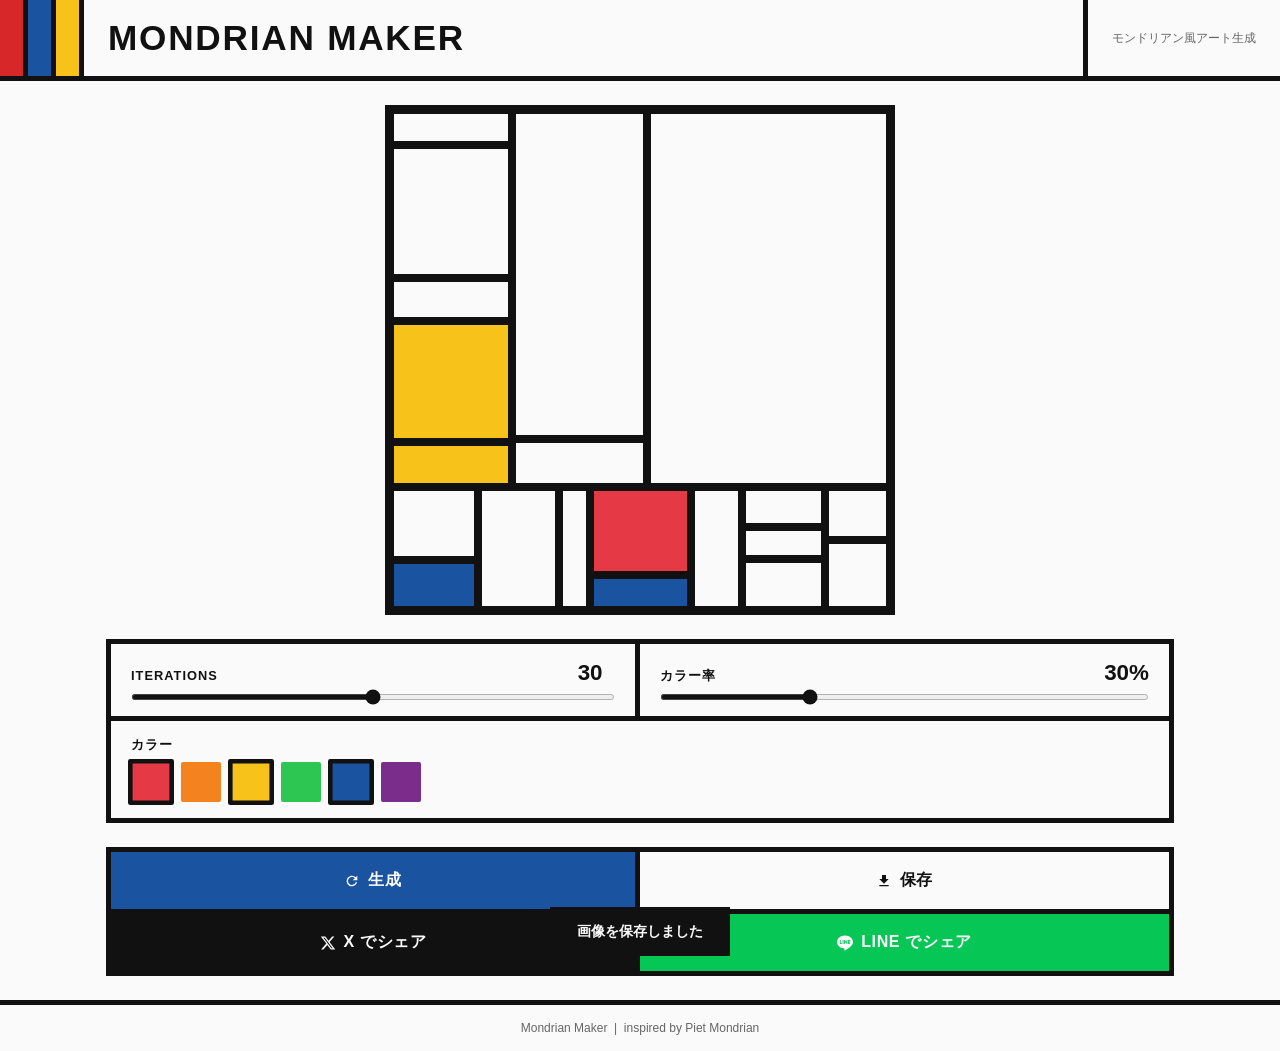
<file: index.html>
<!DOCTYPE html>
<html lang="ja">
<head>
  <meta charset="UTF-8">
  <meta name="viewport" content="width=device-width, initial-scale=1.0">
  <title>Mondrian Maker</title>
  <meta property="og:title" content="Mondrian Maker">
  <meta property="og:description" content="モンドリアン風アートをブラウザで生成しよう">
  <link rel="icon" href="img/favicon.png" type="image/png">
  <link rel="stylesheet" href="style.css">
</head>
<body>

<header>
  <div class="header-accent">
    <div class="accent-block accent-red"></div>
    <div class="accent-block accent-blue"></div>
    <div class="accent-block accent-yellow"></div>
  </div>
  <h1>Mondrian Maker</h1>
  <div class="header-right">モンドリアン風アート生成</div>
</header>

<main>
  <div class="canvas-wrapper">
    <canvas id="mondrian-canvas"></canvas>
  </div>

  <!-- Controls -->
  <div class="controls">
    <!-- Iterations -->
    <div class="control-row">
      <div class="label-row">
        <span class="control-label">Iterations</span>
        <span class="control-value" id="iter-val">30</span>
      </div>
      <input type="range" id="iter-slider" min="10" max="50" value="30" step="1">
    </div>

    <!-- Color Rate -->
    <div class="control-row">
      <div class="label-row">
        <span class="control-label">カラー率</span>
        <span class="control-value" id="color-val">30%</span>
      </div>
      <input type="range" id="color-slider" min="0" max="100" value="30" step="5">
    </div>

    <!-- Color Picker -->
    <div class="control-row" style="grid-column: 1 / -1; border-right: none;">
      <span class="control-label">カラー</span>
      <div class="color-swatches" id="color-swatches">
        <button class="color-swatch active" data-color="#E63946" style="background:#E63946;" title="赤" aria-label="赤"></button>
        <button class="color-swatch"        data-color="#F4831F" style="background:#F4831F;" title="オレンジ" aria-label="オレンジ"></button>
        <button class="color-swatch active" data-color="#F7C31B" style="background:#F7C31B;" title="黄" aria-label="黄"></button>
        <button class="color-swatch"        data-color="#2DC653" style="background:#2DC653;" title="緑" aria-label="緑"></button>
        <button class="color-swatch active" data-color="#1A53A0" style="background:#1A53A0;" title="青" aria-label="青"></button>
        <button class="color-swatch"        data-color="#7B2D8B" style="background:#7B2D8B;" title="紫" aria-label="紫"></button>
      </div>
    </div>
  </div>

  <!-- Action buttons -->
  <div class="actions">
    <button class="action-btn btn-generate" id="btn-generate">
      <svg width="16" height="16" viewBox="0 0 24 24" fill="currentColor">
        <path d="M17.65 6.35A7.958 7.958 0 0012 4c-4.42 0-7.99 3.58-7.99 8s3.57 8 7.99 8c3.73 0 6.84-2.55 7.73-6h-2.08A5.99 5.99 0 0112 18c-3.31 0-6-2.69-6-6s2.69-6 6-6c1.66 0 3.14.69 4.22 1.78L13 11h7V4l-2.35 2.35z"/>
      </svg>
      生成
    </button>
    <button class="action-btn btn-download" id="btn-download">
      <svg width="16" height="16" viewBox="0 0 24 24" fill="currentColor">
        <path d="M19 9h-4V3H9v6H5l7 7 7-7zM5 18v2h14v-2H5z"/>
      </svg>
      保存
    </button>
    <button class="action-btn btn-twitter" id="btn-twitter">
      <svg width="16" height="16" viewBox="0 0 24 24" fill="currentColor">
        <path d="M18.244 2.25h3.308l-7.227 8.26 8.502 11.24H16.17l-5.214-6.817L4.99 21.75H1.68l7.73-8.835L1.254 2.25H8.08l4.713 6.231zm-1.161 17.52h1.833L7.084 4.126H5.117z"/>
      </svg>
      X でシェア
    </button>
    <button class="action-btn btn-line" id="btn-line">
      <svg width="16" height="16" viewBox="0 0 24 24" fill="currentColor">
        <path d="M19.365 9.863c.349 0 .63.285.63.631 0 .345-.281.63-.63.63H17.61v1.125h1.755c.349 0 .63.283.63.63 0 .344-.281.629-.63.629h-2.386c-.345 0-.627-.285-.627-.629V8.108c0-.345.282-.63.627-.63h2.386c.349 0 .63.285.63.63 0 .349-.281.63-.63.63H17.61v1.125h1.755zm-3.855 3.016c0 .27-.174.51-.432.596-.064.021-.133.031-.199.031-.211 0-.391-.09-.51-.25l-2.443-3.317v2.94c0 .344-.279.629-.631.629-.346 0-.626-.285-.626-.629V8.108c0-.27.173-.51.43-.595.06-.023.136-.033.194-.033.195 0 .375.105.495.254l2.462 3.33V8.108c0-.345.282-.63.63-.63.345 0 .63.285.63.63v4.771zm-5.741 0c0 .344-.282.629-.631.629-.345 0-.627-.285-.627-.629V8.108c0-.345.282-.63.627-.63.349 0 .631.285.631.63v4.771zm-2.466.629H4.917c-.345 0-.63-.285-.63-.629V8.108c0-.345.285-.63.63-.63.348 0 .63.285.63.63v4.141h1.756c.348 0 .629.283.629.63 0 .344-.281.629-.629.629M24 10.314C24 4.943 18.615.572 12 .572S0 4.943 0 10.314c0 4.811 4.27 8.842 10.035 9.608.391.082.923.258 1.058.59.12.301.079.766.038 1.08l-.164 1.02c-.045.301-.24 1.186 1.049.645 1.291-.539 6.916-4.078 9.436-6.975C23.176 14.393 24 12.458 24 10.314"/>
      </svg>
      LINE でシェア
    </button>
  </div>
</main>

<div id="toast">画像を保存しました</div>

<footer>
  Mondrian Maker &nbsp;|&nbsp; inspired by Piet Mondrian
</footer>

<script src="main.js"></script>
</body>
</html>
</file>
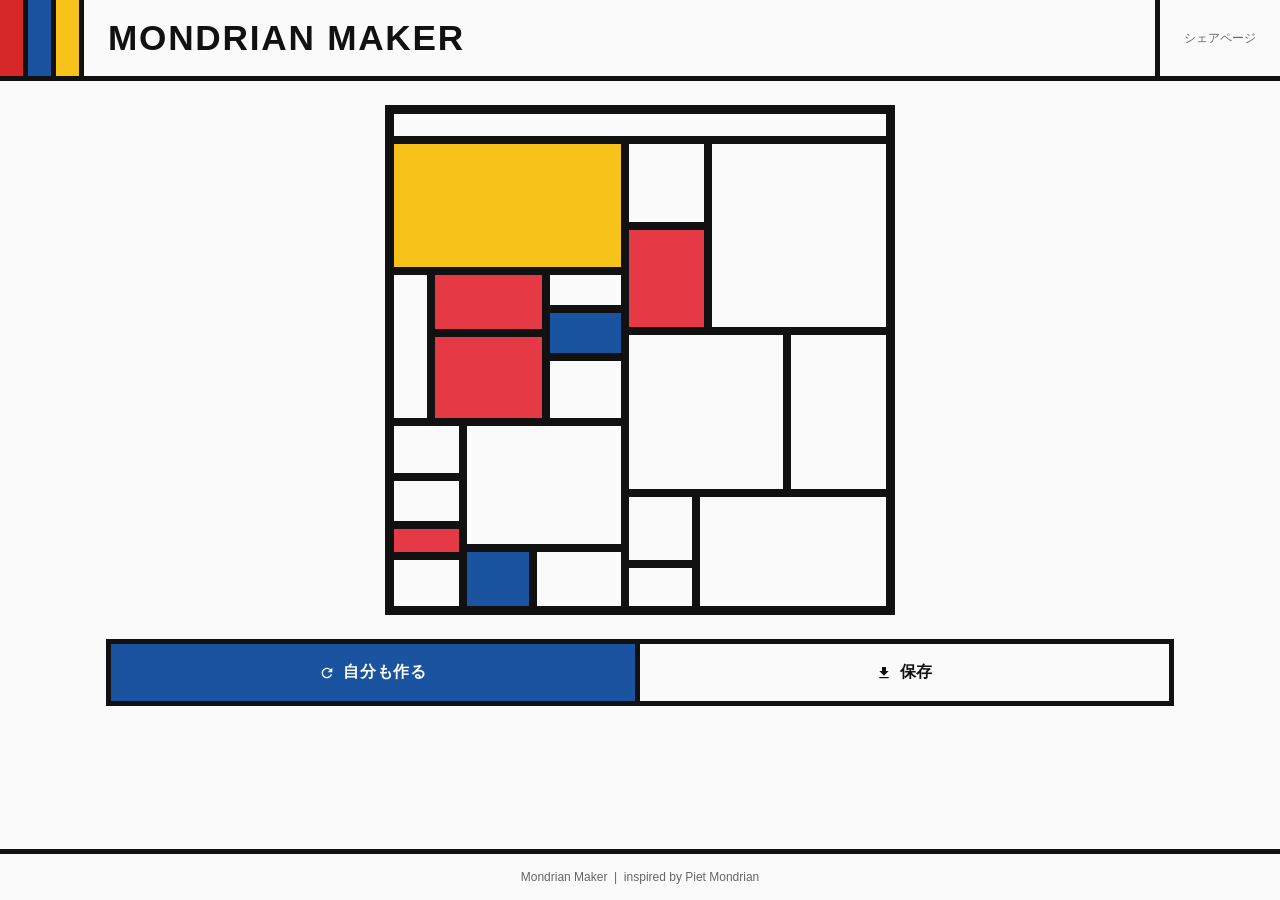
<file: share.html>
<!DOCTYPE html>
<html lang="ja">
<head>
  <meta charset="UTF-8">
  <meta name="viewport" content="width=device-width, initial-scale=1.0">
  <title>Mondrian Maker – シェア</title>
  <meta property="og:title" content="Mondrian Maker">
  <meta property="og:description" content="モンドリアン風アートをブラウザで生成しよう">
  <link rel="icon" href="img/favicon.png" type="image/png">
  <link rel="stylesheet" href="style.css">
</head>
<body>

<header>
  <div class="header-accent">
    <div class="accent-block accent-red"></div>
    <div class="accent-block accent-blue"></div>
    <div class="accent-block accent-yellow"></div>
  </div>
  <h1>Mondrian Maker</h1>
  <div class="header-right">シェアページ</div>
</header>

<main>
  <div class="canvas-wrapper">
    <canvas id="mondrian-canvas"></canvas>
  </div>

  <div class="actions">
    <a href="index.html" class="action-btn btn-generate">
      <svg width="16" height="16" viewBox="0 0 24 24" fill="currentColor">
        <path d="M17.65 6.35A7.958 7.958 0 0012 4c-4.42 0-7.99 3.58-7.99 8s3.57 8 7.99 8c3.73 0 6.84-2.55 7.73-6h-2.08A5.99 5.99 0 0112 18c-3.31 0-6-2.69-6-6s2.69-6 6-6c1.66 0 3.14.69 4.22 1.78L13 11h7V4l-2.35 2.35z"/>
      </svg>
      自分も作る
    </a>
    <button class="action-btn btn-download" id="btn-download">
      <svg width="16" height="16" viewBox="0 0 24 24" fill="currentColor">
        <path d="M19 9h-4V3H9v6H5l7 7 7-7zM5 18v2h14v-2H5z"/>
      </svg>
      保存
    </button>
  </div>
</main>

<div id="toast">画像を保存しました</div>

<footer>
  Mondrian Maker &nbsp;|&nbsp; inspired by Piet Mondrian
</footer>

<script src="share.js"></script>
</body>
</html>
</file>
<file: style.css>
:root {
  --black: #111111;
  --red:   #D62828;
  --blue:  #1A53A0;
  --yellow:#F7C31B;
  --white: #FAFAFA;
  --border: 5px solid var(--black);
}

* { box-sizing: border-box; margin: 0; padding: 0; }

body {
  background: var(--white);
  color: var(--black);
  font-family: 'Helvetica Neue', Arial, sans-serif;
  min-height: 100vh;
  display: flex;
  flex-direction: column;
  align-items: center;
}

/* ─── Header ─── */
header {
  width: 100%;
  border-bottom: var(--border);
  display: flex;
  align-items: stretch;
}

.header-accent {
  display: flex;
}
.accent-block {
  width: 28px;
  border-right: var(--border);
}
.accent-red    { background: var(--red); }
.accent-blue   { background: var(--blue); }
.accent-yellow { background: var(--yellow); }

header h1 {
  padding: 18px 24px;
  font-size: clamp(1.4rem, 4vw, 2.2rem);
  font-weight: 900;
  letter-spacing: 0.05em;
  text-transform: uppercase;
  border-right: var(--border);
  flex: 1;
}

.header-right {
  padding: 18px 24px;
  font-size: 0.75rem;
  color: #666;
  display: flex;
  align-items: center;
}

/* ─── Main layout ─── */
main {
  width: 100%;
  max-width: 1100px;
  padding: 24px 16px;
  display: flex;
  flex-direction: column;
  align-items: center;
  gap: 24px;
}

/* ─── Canvas wrapper ─── */
.canvas-wrapper {
  border: var(--border);
  line-height: 0;
  max-width: 100%;
  overflow: hidden;
}

#mondrian-canvas {
  display: block;
  max-width: 100%;
  height: auto;
}

/* ─── Controls ─── */
.controls {
  width: 100%;
  border: var(--border);
  display: grid;
  grid-template-columns: 1fr 1fr;
  gap: 0;
}

.control-row {
  padding: 16px 20px;
  border-bottom: var(--border);
  display: flex;
  flex-direction: column;
  gap: 8px;
}

.control-row:nth-child(odd) {
  border-right: var(--border);
}

.control-row:last-child,
.control-row:nth-last-child(2):nth-child(odd) {
  border-bottom: none;
}

.control-label {
  font-weight: 700;
  font-size: 0.8rem;
  text-transform: uppercase;
  letter-spacing: 0.08em;
}

.control-value {
  font-weight: 900;
  font-size: 1.4rem;
  min-width: 3ch;
}

.label-row {
  display: flex;
  justify-content: space-between;
  align-items: baseline;
}

input[type="range"] {
  width: 100%;
  accent-color: var(--black);
  height: 6px;
  cursor: pointer;
}

/* ─── Color swatches ─── */
.color-swatches {
  display: flex;
  gap: 10px;
  flex-wrap: wrap;
}

.color-swatch {
  width: 40px;
  height: 40px;
  border: 4px solid transparent;
  cursor: pointer;
  border-radius: 2px;
  transition: transform 0.1s, border-color 0.1s, opacity 0.1s;
  position: relative;
  outline: none;
}

.color-swatch.active {
  border-color: var(--black);
  transform: scale(1.15);
}

.color-swatch:hover {
  transform: scale(1.1);
}

/* ─── Action buttons ─── */
.actions {
  width: 100%;
  display: grid;
  grid-template-columns: repeat(2, 1fr);
  gap: 0;
  border: var(--border);
}

.action-btn {
  padding: 18px 12px;
  border: none;
  font-weight: 900;
  font-size: clamp(0.85rem, 2vw, 1rem);
  letter-spacing: 0.04em;
  text-transform: uppercase;
  cursor: pointer;
  transition: opacity 0.12s, filter 0.12s;
  display: flex;
  align-items: center;
  justify-content: center;
  gap: 8px;
  border-right: var(--border);
  border-bottom: var(--border);
  text-decoration: none;
}

.action-btn:nth-child(2n) {
  border-right: none;
}

.action-btn:nth-last-child(-n+2) {
  border-bottom: none;
}

.action-btn:hover  { filter: brightness(0.88); }
.action-btn:active { filter: brightness(0.75); }

.btn-generate { background: var(--blue);  color: var(--white); }
.btn-download { background: var(--white); color: var(--black); }
.btn-twitter  { background: var(--black); color: var(--white); }
.btn-line     { background: #06C755;       color: var(--white); }

/* ─── Toast ─── */
#toast {
  position: fixed;
  bottom: 24px;
  left: 50%;
  transform: translateX(-50%) translateY(80px);
  background: var(--black);
  color: var(--white);
  padding: 12px 24px;
  font-weight: 700;
  font-size: 0.9rem;
  border: 3px solid var(--black);
  transition: transform 0.3s ease;
  pointer-events: none;
  z-index: 999;
  white-space: nowrap;
}

#toast.show {
  transform: translateX(-50%) translateY(0);
}

/* ─── Footer ─── */
footer {
  margin-top: auto;
  padding: 16px 24px;
  width: 100%;
  border-top: var(--border);
  font-size: 0.75rem;
  color: #666;
  text-align: center;
}

/* ─── Responsive ─── */
@media (max-width: 540px) {
  header h1 {
    padding: 10px 14px;
  }
  .header-right {
    display: none;
  }
  .controls {
    grid-template-columns: 1fr;
  }
  .control-row:nth-child(odd) {
    border-right: none;
  }
  .control-row {
    border-bottom: var(--border);
  }
  .control-row:last-child {
    border-bottom: none;
  }
  .actions {
    grid-template-columns: 1fr 1fr;
  }
}
</file>
